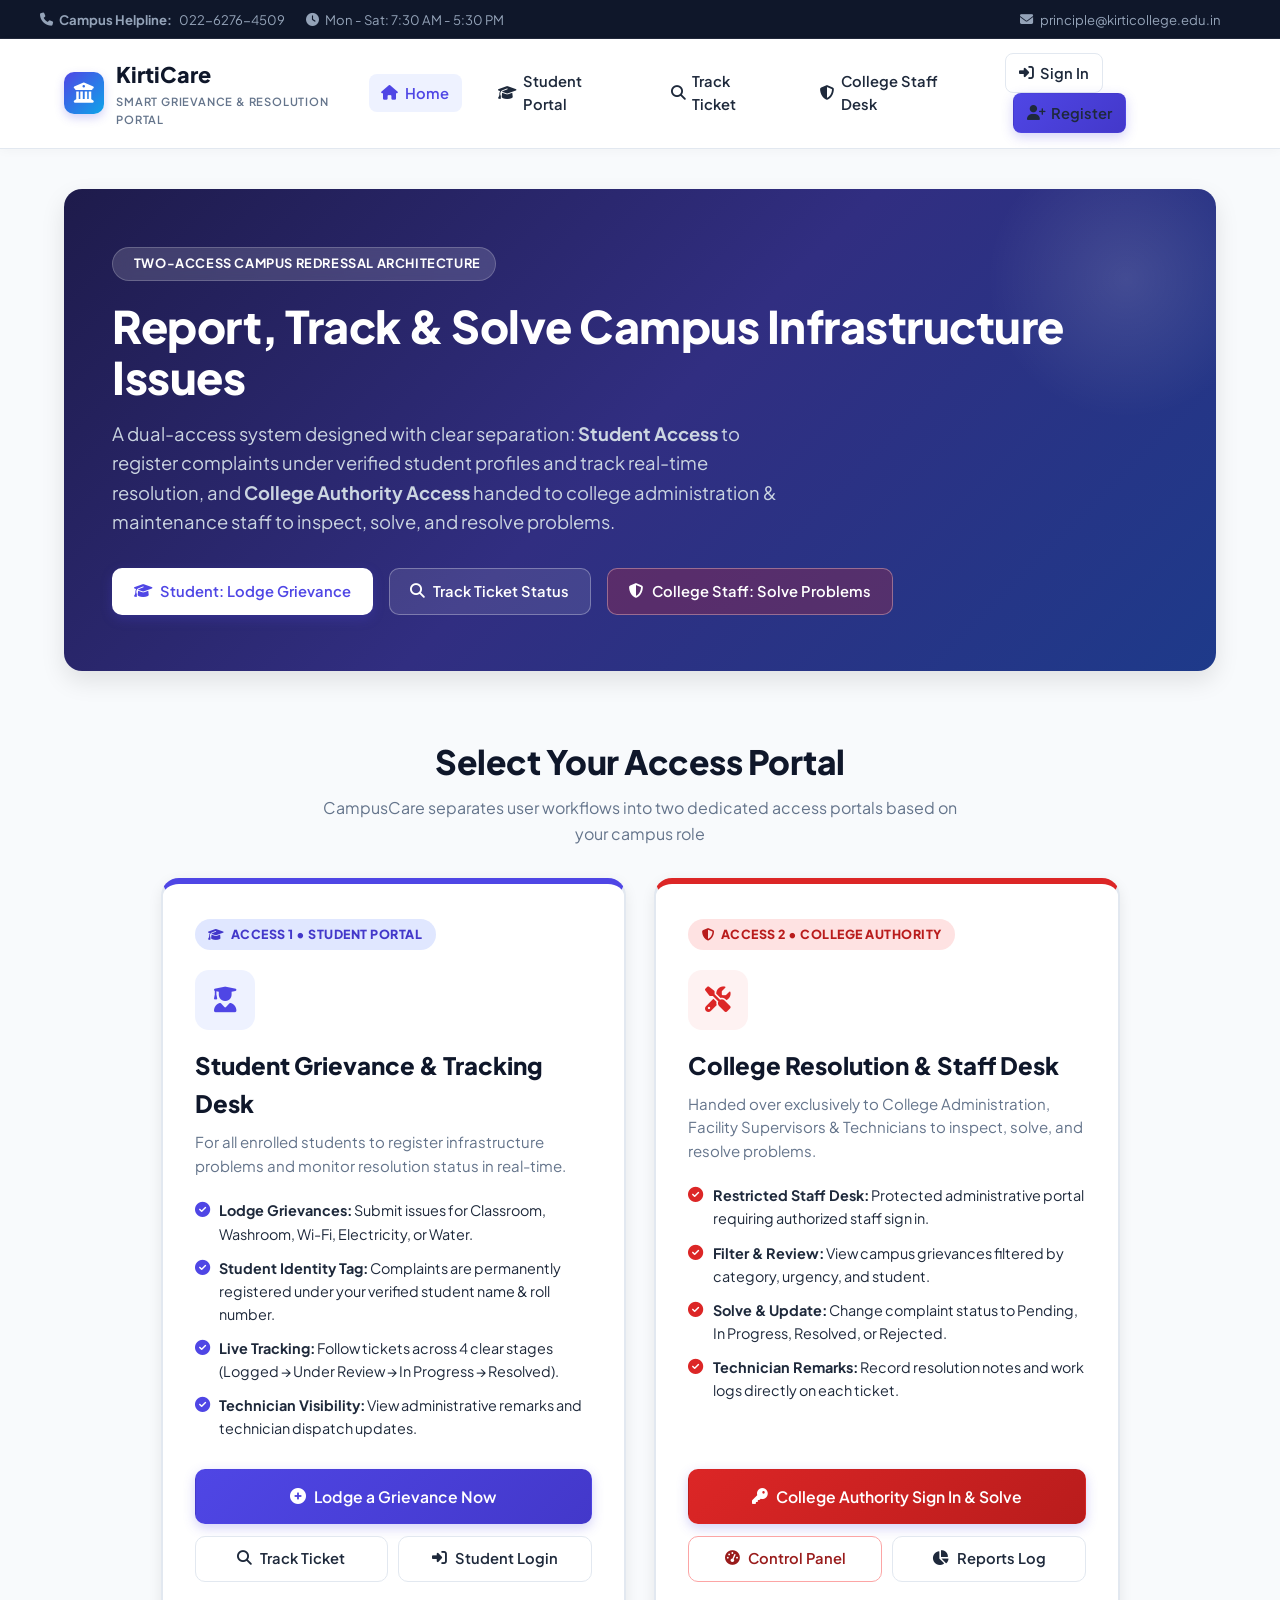
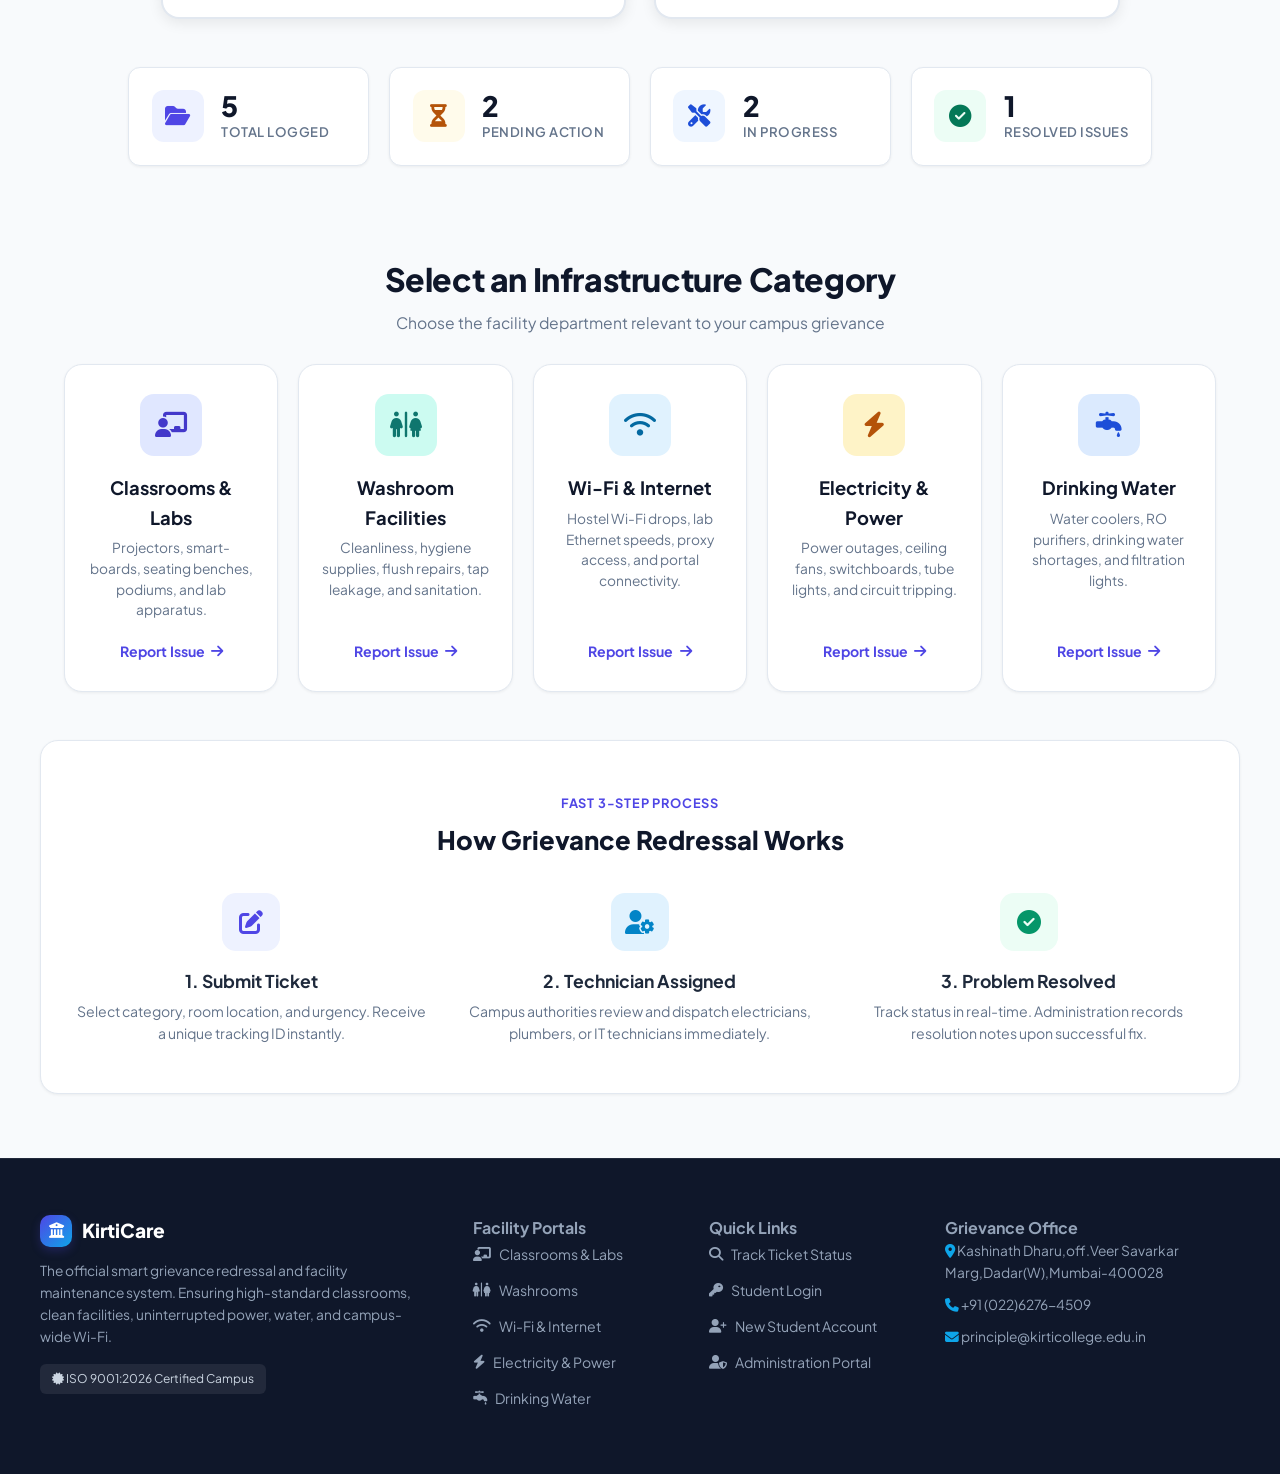
<file: index.html>
<!DOCTYPE html>
<html lang="en">
<head>
    <meta charset="UTF-8">
    <meta name="viewport" content="width=device-width, initial-scale=1.0">
    <title>KirtiCare - Smart College Complaint Management System</title>
    <!-- Google Fonts & Font Awesome 6 Icons -->
    <link href="https://fonts.googleapis.com/css2?family=Plus+Jakarta+Sans:wght@400;500;600;700;800&display=swap" rel="stylesheet">
    <link rel="stylesheet" href="https://cdnjs.cloudflare.com/ajax/libs/font-awesome/6.5.1/css/all.min.css">
    <link rel="stylesheet" href="style.css">
    <style>
        .hero-section { max-width: 1200px; margin: 2.5rem auto 1.5rem; padding: 0 1.5rem; }
        .hero-card { background: linear-gradient(135deg, #1e1b4b 0%, #312e81 50%, #1e3a8a 100%); border-radius: var(--radius-lg); padding: 3.5rem 3rem; color: #ffffff; box-shadow: var(--shadow-lg); position: relative; overflow: hidden; }
        .hero-card::after { content: ''; position: absolute; top: -50px; right: -50px; width: 280px; height: 280px; background: radial-gradient(circle, rgba(255,255,255,0.12) 0%, rgba(255,255,255,0) 70%); border-radius: 50%; }
        .hero-badge { display: inline-flex; align-items: center; gap: 0.4rem; background: rgba(255, 255, 255, 0.15); backdrop-filter: blur(8px); padding: 0.35rem 0.9rem; border-radius: var(--radius-full); font-size: 0.8rem; font-weight: 700; text-transform: uppercase; letter-spacing: 0.6px; margin-bottom: 1.2rem; border: 1px solid rgba(255, 255, 255, 0.2); }
        .hero-title { font-size: 2.8rem; font-weight: 800; line-height: 1.15; margin-bottom: 1rem; letter-spacing: -0.5px; }
        .hero-desc { font-size: 1.15rem; color: #cbd5e1; max-width: 680px; margin-bottom: 2rem; line-height: 1.6; }
        .hero-actions { display: flex; gap: 1rem; flex-wrap: wrap; }
        .hero-actions .btn-primary { background: #ffffff; color: var(--primary); }
        .hero-actions .btn-primary:hover { background: #f8fafc; color: var(--primary-hover); }
        .hero-actions .btn-outline { background: rgba(255, 255, 255, 0.1); color: #ffffff; border-color: rgba(255, 255, 255, 0.3); }
        .hero-actions .btn-outline:hover { background: rgba(255, 255, 255, 0.2); border-color: #ffffff; }

        /* Dual-Portal Dedicated Section */
        .portal-selection-section { max-width: 1200px; margin: 2.5rem auto 1rem; padding: 0 1.5rem; }
        .portal-selection-header { text-align: center; margin-bottom: 2rem; }
        .portal-selection-header h2 { font-size: 2.1rem; font-weight: 800; color: var(--dark); letter-spacing: -0.5px; }
        .portal-selection-header p { color: var(--slate); font-size: 1rem; max-width: 650px; margin: 0.4rem auto 0; }
        .portal-cards-grid { display: grid; grid-template-columns: repeat(auto-fit, minmax(340px, 1fr)); gap: 1.8rem; }
        .portal-card { background: #ffffff; border-radius: var(--radius-lg); padding: 2.2rem 2rem; border: 2px solid var(--border); box-shadow: var(--shadow-md); display: flex; flex-direction: column; position: relative; transition: transform 0.25s ease, box-shadow 0.25s ease, border-color 0.25s ease; }
        .portal-card:hover { transform: translateY(-5px); box-shadow: var(--shadow-lg); }
        .portal-card.student-card { border-top: 6px solid var(--primary); }
        .portal-card.student-card:hover { border-color: var(--primary); }
        .portal-card.staff-card { border-top: 6px solid #dc2626; }
        .portal-card.staff-card:hover { border-color: #dc2626; }
        .portal-badge { display: inline-flex; align-items: center; gap: 0.4rem; padding: 0.35rem 0.85rem; border-radius: var(--radius-full); font-size: 0.78rem; font-weight: 800; text-transform: uppercase; letter-spacing: 0.5px; margin-bottom: 1.2rem; width: fit-content; }
        .student-badge { background: #e0e7ff; color: #4338ca; }
        .staff-badge { background: #fee2e2; color: #b91c1c; }
        .portal-header-icon { width: 60px; height: 60px; border-radius: 14px; display: flex; align-items: center; justify-content: center; font-size: 1.6rem; margin-bottom: 1rem; }
        .student-card .portal-header-icon { background: #eef2ff; color: var(--primary); }
        .staff-card .portal-header-icon { background: #fef2f2; color: #dc2626; }
        .portal-card-title { font-size: 1.5rem; font-weight: 800; color: var(--dark); margin-bottom: 0.5rem; }
        .portal-card-desc { color: var(--slate); font-size: 0.94rem; line-height: 1.55; margin-bottom: 1.4rem; }
        .portal-features-list { list-style: none; margin-bottom: 1.8rem; display: flex; flex-direction: column; gap: 0.7rem; font-size: 0.9rem; color: var(--dark-light); }
        .portal-features-list li { display: flex; align-items: flex-start; gap: 0.6rem; }
        .portal-features-list li i { margin-top: 3px; font-size: 0.95rem; }
        .student-card .portal-features-list li i { color: #4f46e5; }
        .staff-card .portal-features-list li i { color: #dc2626; }
        .portal-actions { margin-top: auto; display: flex; flex-direction: column; gap: 0.75rem; }
        .portal-actions .btn-row { display: flex; gap: 0.6rem; }

        .stats-container { max-width: 1200px; margin: 2rem auto; padding: 0 1.5rem; display: grid; grid-template-columns: repeat(auto-fit, minmax(220px, 1fr)); gap: 1.25rem; }
        .stat-card { background: #ffffff; border: 1px solid var(--border); border-radius: var(--radius-md); padding: 1.4rem; display: flex; align-items: center; gap: 1.1rem; box-shadow: var(--shadow-sm); transition: transform 0.2s ease; }
        .stat-card:hover { transform: translateY(-3px); box-shadow: var(--shadow-md); }
        .stat-icon { width: 52px; height: 52px; border-radius: 12px; display: flex; align-items: center; justify-content: center; font-size: 1.4rem; }
        .stat-icon.total    { background: var(--primary-light); color: var(--primary); }
        .stat-icon.pending  { background: var(--pending-bg); color: var(--pending-text); }
        .stat-icon.progress { background: var(--progress-bg); color: var(--progress-text); }
        .stat-icon.resolved { background: var(--resolved-bg); color: var(--resolved-text); }
        .stat-num { font-size: 1.75rem; font-weight: 800; color: var(--dark); line-height: 1.1; }
        .stat-label { font-size: 0.82rem; color: var(--slate); font-weight: 600; text-transform: uppercase; letter-spacing: 0.5px; }

        .section-header { text-align: center; margin: 3.5rem auto 1.8rem; max-width: 650px; padding: 0 1.5rem; }
        .section-header h2 { font-size: 2rem; font-weight: 800; color: var(--dark); letter-spacing: -0.4px; }
        .section-header p { color: var(--slate); font-size: 0.98rem; margin-top: 0.3rem; }

        .categories-grid { max-width: 1200px; margin: 0 auto 3rem; padding: 0 1.5rem; display: grid; grid-template-columns: repeat(auto-fit, minmax(210px, 1fr)); gap: 1.25rem; }
        .cat-card { background: #ffffff; border: 1px solid var(--border); border-radius: var(--radius-lg); padding: 1.8rem 1.4rem; text-align: center; transition: all 0.25s ease; box-shadow: var(--shadow-sm); display: flex; flex-direction: column; align-items: center; }
        .cat-card:hover { transform: translateY(-6px); box-shadow: var(--shadow-lg); border-color: #c7d2fe; }
        .cat-icon-wrap { width: 62px; height: 62px; border-radius: 14px; display: flex; align-items: center; justify-content: center; font-size: 1.6rem; margin-bottom: 1.1rem; }
        .cat-card:hover .cat-icon-wrap { transform: scale(1.1); }
        .cat-classroom .cat-icon-wrap   { background: #e0e7ff; color: #4338ca; }
        .cat-washroom .cat-icon-wrap    { background: #ccfbf1; color: #0f766e; }
        .cat-wifi .cat-icon-wrap        { background: #e0f2fe; color: #0369a1; }
        .cat-electricity .cat-icon-wrap { background: #fef3c7; color: #b45309; }
        .cat-water .cat-icon-wrap       { background: #dbeafe; color: #1d4ed8; }
        .cat-title { font-size: 1.15rem; font-weight: 700; color: var(--dark); margin-bottom: 0.4rem; }
        .cat-desc { font-size: 0.86rem; color: var(--slate); line-height: 1.5; margin-bottom: 1.2rem; }
        .cat-link { margin-top: auto; font-size: 0.88rem; font-weight: 700; color: var(--primary); display: inline-flex; align-items: center; gap: 0.4rem; }

        .workflow-box { max-width: 1200px; margin: 0 auto 4rem; padding: 3rem 2rem; background: #ffffff; border: 1px solid var(--border); border-radius: var(--radius-lg); box-shadow: var(--shadow-sm); }
        .workflow-grid { display: grid; grid-template-columns: repeat(auto-fit, minmax(260px, 1fr)); gap: 2rem; text-align: center; margin-top: 2rem; }
        .step-icon { width: 58px; height: 58px; border-radius: 14px; display: inline-flex; align-items: center; justify-content: center; font-size: 1.5rem; margin-bottom: 1rem; }
        .step-1 { background: var(--primary-light); color: var(--primary); }
        .step-2 { background: #e0f2fe; color: #0284c7; }
        .step-3 { background: #ecfdf5; color: #059669; }
    </style>
</head>
<body>

    <!-- Top Helpline Bar -->
    <div class="topbar">
        <div class="topbar-container">
            <div>
                <span class="topbar-item" style="margin-right: 1.2rem;"><i class="fa-solid fa-phone"></i> <strong>Campus Helpline:</strong>022-6276-4509</span>
                <span class="topbar-item"><i class="fa-solid fa-clock"></i> Mon - Sat: 7:30 AM - 5:30 PM</span>
            </div>
            <div>
                <span class="topbar-item" style="margin-right: 1.2rem;"><i class="fa-solid fa-envelope"></i>principle@kirticollege.edu.in</span>
                            </div>
        </div>
    </div>

    <!-- Navigation Bar -->
    <nav class="navbar">
        <div class="nav-container">
            <a href="index.html" class="nav-brand">
                <div class="brand-icon"><i class="fa-solid fa-building-columns"></i></div>
                <div>
                    <div>KirtiCare</div>
                    <span class="brand-text-sub">Smart Grievance & Resolution Portal</span>
                </div>
            </a>

            <ul class="nav-links" id="navLinks">
                <li><a href="index.html" class="active"><i class="fa-solid fa-house"></i> Home</a></li>
                <li><a href="submit_complaint.html"><i class="fa-solid fa-graduation-cap"></i> Student Portal</a></li>
                <li><a href="track_status.html"><i class="fa-solid fa-magnifying-glass"></i> Track Ticket</a></li>
                <li id="adminNavBtn"><a href="admin_dashboard.html"><i class="fa-solid fa-shield-halved"></i> College Staff Desk</a></li>
                <li id="authNavButtons">
                    <a href="login.html" class="btn btn-outline btn-sm"><i class="fa-solid fa-right-to-bracket"></i> Sign In</a>
                    <a href="register.html" class="btn btn-primary btn-sm" style="margin-left: 0.5rem;"><i class="fa-solid fa-user-plus"></i> Register</a>
                </li>
            </ul>
        </div>
    </nav>

    <!-- Hero Section -->
    <section class="hero-section">
        <div class="hero-card">
            <div class="hero-badge"><i class="fa-solid fa-shield-check"></i> Two-Access Campus Redressal Architecture</div>
            <h1 class="hero-title">Report, Track & Solve Campus Infrastructure Issues</h1>
            <p class="hero-desc">
                A dual-access system designed with clear separation: <strong>Student Access</strong> to register complaints under verified student profiles and track real-time resolution, and <strong>College Authority Access</strong> handed to college administration & maintenance staff to inspect, solve, and resolve problems.
            </p>
            <div class="hero-actions">
                <a href="submit_complaint.html" class="btn btn-primary">
                    <i class="fa-solid fa-graduation-cap"></i> Student: Lodge Grievance
                </a>
                <a href="track_status.html" class="btn btn-outline">
                    <i class="fa-solid fa-magnifying-glass"></i> Track Ticket Status
                </a>
                <a href="login.html?role=admin" class="btn btn-outline" style="background: rgba(220, 38, 38, 0.25); border-color: rgba(254, 202, 202, 0.4);">
                    <i class="fa-solid fa-shield-halved"></i> College Staff: Solve Problems
                </a>
            </div>
        </div>
    </section>

    <!-- Two-Access Architecture Showcase Section -->
    <section class="portal-selection-section" id="accessPortals">
        <div class="portal-selection-header">
            <h2>Select Your Access Portal</h2>
            <p>CampusCare separates user workflows into two dedicated access portals based on your campus role</p>
        </div>

        <div class="portal-cards-grid">
            <!-- Access 1: Student Portal -->
            <div class="portal-card student-card">
                <div class="portal-badge student-badge">
                    <i class="fa-solid fa-graduation-cap"></i> Access 1 • Student Portal
                </div>
                <div class="portal-header-icon">
                    <i class="fa-solid fa-user-graduate"></i>
                </div>
                <h3 class="portal-card-title">Student Grievance & Tracking Desk</h3>
                <p class="portal-card-desc">
                    For all enrolled students to register infrastructure problems and monitor resolution status in real-time.
                </p>
                <ul class="portal-features-list">
                    <li><i class="fa-solid fa-circle-check"></i> <div><strong>Lodge Grievances:</strong> Submit issues for Classroom, Washroom, Wi-Fi, Electricity, or Water.</div></li>
                    <li><i class="fa-solid fa-circle-check"></i> <div><strong>Student Identity Tag:</strong> Complaints are permanently registered under your verified student name & roll number.</div></li>
                    <li><i class="fa-solid fa-circle-check"></i> <div><strong>Live Tracking:</strong> Follow tickets across 4 clear stages (Logged → Under Review → In Progress → Resolved).</div></li>
                    <li><i class="fa-solid fa-circle-check"></i> <div><strong>Technician Visibility:</strong> View administrative remarks and technician dispatch updates.</div></li>
                </ul>
                <div class="portal-actions">
                    <a href="submit_complaint.html" class="btn btn-primary" style="justify-content: center; font-size: 0.98rem; padding: 0.85rem;">
                        <i class="fa-solid fa-circle-plus"></i> Lodge a Grievance Now
                    </a>
                    <div class="btn-row">
                        <a href="track_status.html" class="btn btn-outline" style="flex: 1; justify-content: center;">
                            <i class="fa-solid fa-magnifying-glass"></i> Track Ticket
                        </a>
                        <a href="login.html?role=student" class="btn btn-outline" style="flex: 1; justify-content: center;">
                            <i class="fa-solid fa-right-to-bracket"></i> Student Login
                        </a>
                    </div>
                </div>
            </div>

            <!-- Access 2: College Authority Desk -->
            <div class="portal-card staff-card">
                <div class="portal-badge staff-badge">
                    <i class="fa-solid fa-shield-halved"></i> Access 2 • College Authority
                </div>
                <div class="portal-header-icon">
                    <i class="fa-solid fa-screwdriver-wrench"></i>
                </div>
                <h3 class="portal-card-title">College Resolution & Staff Desk</h3>
                <p class="portal-card-desc">
                    Handed over exclusively to College Administration, Facility Supervisors & Technicians to inspect, solve, and resolve problems.
                </p>
                <ul class="portal-features-list">
                    <li><i class="fa-solid fa-circle-check"></i> <div><strong>Restricted Staff Desk:</strong> Protected administrative portal requiring authorized staff sign in.</div></li>
                    <li><i class="fa-solid fa-circle-check"></i> <div><strong>Filter & Review:</strong> View campus grievances filtered by category, urgency, and student.</div></li>
                    <li><i class="fa-solid fa-circle-check"></i> <div><strong>Solve & Update:</strong> Change complaint status to Pending, In Progress, Resolved, or Rejected.</div></li>
                    <li><i class="fa-solid fa-circle-check"></i> <div><strong>Technician Remarks:</strong> Record resolution notes and work logs directly on each ticket.</div></li>
                </ul>
                <div class="portal-actions">
                    <a href="login.html?role=admin" class="btn btn-primary" style="background: linear-gradient(135deg, #dc2626, #b91c1c); justify-content: center; font-size: 0.98rem; padding: 0.85rem;">
                        <i class="fa-solid fa-key"></i> College Authority Sign In & Solve
                    </a>
                    <div class="btn-row">
                        <a href="admin_dashboard.html" class="btn btn-outline" style="flex: 1; justify-content: center; border-color: #fca5a5; color: #991b1b;">
                            <i class="fa-solid fa-gauge-high"></i> Control Panel
                        </a>
                        <a href="reports.html" class="btn btn-outline" style="flex: 1; justify-content: center;">
                            <i class="fa-solid fa-chart-pie"></i> Reports Log
                        </a>
                    </div>
                </div>
            </div>
        </div>
    </section>

    <!-- Real-Time Statistics Counters -->
    <section class="stats-container">
        <div class="stat-card">
            <div class="stat-icon total"><i class="fa-solid fa-folder-open"></i></div>
            <div>
                <div class="stat-num" id="statTotal">5</div>
                <div class="stat-label">Total Logged</div>
            </div>
        </div>
        <div class="stat-card">
            <div class="stat-icon pending"><i class="fa-solid fa-hourglass-half"></i></div>
            <div>
                <div class="stat-num" id="statPending">2</div>
                <div class="stat-label">Pending Action</div>
            </div>
        </div>
        <div class="stat-card">
            <div class="stat-icon progress"><i class="fa-solid fa-screwdriver-wrench"></i></div>
            <div>
                <div class="stat-num" id="statProgress">2</div>
                <div class="stat-label">In Progress</div>
            </div>
        </div>
        <div class="stat-card">
            <div class="stat-icon resolved"><i class="fa-solid fa-circle-check"></i></div>
            <div>
                <div class="stat-num" id="statResolved">1</div>
                <div class="stat-label">Resolved Issues</div>
            </div>
        </div>
    </section>

    <!-- 5 Complaint Categories -->
    <section class="section-header" id="categories">
        <h2>Select an Infrastructure Category</h2>
        <p>Choose the facility department relevant to your campus grievance</p>
    </section>

    <section class="categories-grid">
        <!-- 1. Classroom -->
        <div class="cat-card cat-classroom">
            <div class="cat-icon-wrap"><i class="fa-solid fa-chalkboard-user"></i></div>
            <div class="cat-title">Classrooms & Labs</div>
            <div class="cat-desc">Projectors, smart-boards, seating benches, podiums, and lab apparatus.</div>
            <a href="submit_complaint.html" class="cat-link">Report Issue <i class="fa-solid fa-arrow-right"></i></a>
        </div>

        <!-- 2. Washroom -->
        <div class="cat-card cat-washroom">
            <div class="cat-icon-wrap"><i class="fa-solid fa-restroom"></i></div>
            <div class="cat-title">Washroom Facilities</div>
            <div class="cat-desc">Cleanliness, hygiene supplies, flush repairs, tap leakage, and sanitation.</div>
            <a href="submit_complaint.html" class="cat-link">Report Issue <i class="fa-solid fa-arrow-right"></i></a>
        </div>

        <!-- 3. Wi-Fi -->
        <div class="cat-card cat-wifi">
            <div class="cat-icon-wrap"><i class="fa-solid fa-wifi"></i></div>
            <div class="cat-title">Wi-Fi & Internet</div>
            <div class="cat-desc">Hostel Wi-Fi drops, lab Ethernet speeds, proxy access, and portal connectivity.</div>
            <a href="submit_complaint.html" class="cat-link">Report Issue <i class="fa-solid fa-arrow-right"></i></a>
        </div>

        <!-- 4. Electricity -->
        <div class="cat-card cat-electricity">
            <div class="cat-icon-wrap"><i class="fa-solid fa-bolt"></i></div>
            <div class="cat-title">Electricity & Power</div>
            <div class="cat-desc">Power outages, ceiling fans, switchboards, tube lights, and circuit tripping.</div>
            <a href="submit_complaint.html" class="cat-link">Report Issue <i class="fa-solid fa-arrow-right"></i></a>
        </div>

        <!-- 5. Water -->
        <div class="cat-card cat-water">
            <div class="cat-icon-wrap"><i class="fa-solid fa-faucet-drip"></i></div>
            <div class="cat-title">Drinking Water</div>
            <div class="cat-desc">Water coolers, RO purifiers, drinking water shortages, and filtration lights.</div>
            <a href="submit_complaint.html" class="cat-link">Report Issue <i class="fa-solid fa-arrow-right"></i></a>
        </div>
    </section>

    <!-- How It Works -->
    <div style="padding: 0 1.5rem;">
        <section class="workflow-box">
            <div style="text-align: center;">
                <span style="font-size: 0.8rem; font-weight: 700; color: var(--primary); text-transform: uppercase; letter-spacing: 0.8px;">Fast 3-Step Process</span>
                <h3 style="font-size: 1.6rem; font-weight: 800; color: var(--dark); margin-top: 0.3rem;">How Grievance Redressal Works</h3>
            </div>

            <div class="workflow-grid">
                <div class="workflow-step">
                    <div class="step-icon step-1"><i class="fa-solid fa-pen-to-square"></i></div>
                    <h4 style="font-size: 1.1rem; font-weight: 700; margin-bottom: 0.3rem;">1. Submit Ticket</h4>
                    <p style="font-size: 0.88rem; color: var(--slate);">Select category, room location, and urgency. Receive a unique tracking ID instantly.</p>
                </div>

                <div class="workflow-step">
                    <div class="step-icon step-2"><i class="fa-solid fa-user-gear"></i></div>
                    <h4 style="font-size: 1.1rem; font-weight: 700; margin-bottom: 0.3rem;">2. Technician Assigned</h4>
                    <p style="font-size: 0.88rem; color: var(--slate);">Campus authorities review and dispatch electricians, plumbers, or IT technicians immediately.</p>
                </div>

                <div class="workflow-step">
                    <div class="step-icon step-3"><i class="fa-solid fa-circle-check"></i></div>
                    <h4 style="font-size: 1.1rem; font-weight: 700; margin-bottom: 0.3rem;">3. Problem Resolved</h4>
                    <p style="font-size: 0.88rem; color: var(--slate);">Track status in real-time. Administration records resolution notes upon successful fix.</p>
                </div>
            </div>
        </section>
    </div>

    <!-- University Footer -->
    <footer class="footer">
        <div class="footer-container">
            <div class="footer-grid">
                <div>
                    <div style="display: flex; align-items: center; gap: 0.6rem; margin-bottom: 0.8rem;">
                        <div class="brand-icon" style="width: 32px; height: 32px; font-size: 0.95rem;"><i class="fa-solid fa-building-columns"></i></div>
                        <span style="color: #ffffff; font-size: 1.2rem; font-weight: 800;">KirtiCare</span>
                    </div>
                    <p style="color: #94a3b8; font-size: 0.86rem; line-height: 1.6; margin-bottom: 1rem;">
                        The official smart grievance redressal and facility maintenance system. Ensuring high-standard classrooms, clean facilities, uninterrupted power, water, and campus-wide Wi-Fi.
                    </p>
                    <span style="display: inline-block; background: rgba(255,255,255,0.08); padding: 0.35rem 0.75rem; border-radius: 6px; font-size: 0.75rem; color: #cbd5e1;">
                        <i class="fa-solid fa-certificate"></i> ISO 9001:2026 Certified Campus
                    </span>
                </div>

                <div>
                    <h4>Facility Portals</h4>
                    <ul class="footer-links">
                        <li><a href="submit_complaint.html"><i class="fa-solid fa-chalkboard-user"></i> Classrooms & Labs</a></li>
                        <li><a href="submit_complaint.html"><i class="fa-solid fa-restroom"></i> Washrooms</a></li>
                        <li><a href="submit_complaint.html"><i class="fa-solid fa-wifi"></i> Wi-Fi & Internet</a></li>
                        <li><a href="submit_complaint.html"><i class="fa-solid fa-bolt"></i> Electricity & Power</a></li>
                        <li><a href="submit_complaint.html"><i class="fa-solid fa-faucet-drip"></i> Drinking Water</a></li>
                    </ul>
                </div>

                <div>
                    <h4>Quick Links</h4>
                    <ul class="footer-links">
                        <li><a href="track_status.html"><i class="fa-solid fa-magnifying-glass"></i> Track Ticket Status</a></li>
                        <li><a href="login.html"><i class="fa-solid fa-key"></i> Student Login</a></li>
                        <li><a href="register.html"><i class="fa-solid fa-user-plus"></i> New Student Account</a></li>
                        <li><a href="admin_dashboard.html"><i class="fa-solid fa-user-shield"></i> Administration Portal</a></li>
                    </ul>
                </div>

                <div>
                    <h4>Grievance Office</h4>
                    <p style="font-size: 0.86rem; margin-bottom: 0.6rem;"><i class="fa-solid fa-location-dot" style="color: var(--secondary);"></i> Kashinath Dharu,off.Veer Savarkar Marg,Dadar(W),Mumbai-400028</p>
                    <p style="font-size: 0.86rem; margin-bottom: 0.6rem;"><i class="fa-solid fa-phone" style="color: var(--secondary);"></i> +91 (022)6276-4509</p>
                    <p style="font-size: 0.86rem;"><i class="fa-solid fa-envelope" style="color: var(--secondary);"></i> principle@kirticollege.edu.in</p>
                </div>
            </div>

                       </div>
        </div>
    </footer>

    <!-- Include Shared Storage Engine -->
    <script src="storage.js"></script>
    <script>
        window.addEventListener('DOMContentLoaded', () => {
            // Update Stats
            const list = getComplaints();
            const total = list.length;
            const pending = list.filter(c => c.status === 'Pending').length;
            const progress = list.filter(c => c.status === 'In Progress').length;
            const resolved = list.filter(c => c.status === 'Resolved').length;

            const elTotal = document.getElementById('statTotal');
            const elPending = document.getElementById('statPending');
            const elProgress = document.getElementById('statProgress');
            const elResolved = document.getElementById('statResolved');

            if(elTotal) elTotal.innerText = total;
            if(elPending) elPending.innerText = pending;
            if(elProgress) elProgress.innerText = progress;
            if(elResolved) elResolved.innerText = resolved;

            // Update Navbar according to logged-in user
            const currentUser = getCurrentUser();
            const authContainer = document.getElementById('authNavButtons');
            if (currentUser && authContainer) {
                if (currentUser.role === 'admin') {
                    authContainer.innerHTML = `
                        <span style="background: #fef2f2; color: #991b1b; padding: 0.35rem 0.8rem; border-radius: 9999px; border: 1px solid #fecaca; font-size: 0.84rem; font-weight: 700; display: inline-flex; align-items: center; gap: 0.4rem;">
                            <i class="fa-solid fa-shield-halved"></i> Staff: ${currentUser.name}
                        </span>
                        <a href="admin_dashboard.html" class="btn btn-primary btn-sm" style="background: #dc2626; margin-left: 0.4rem;">
                            <i class="fa-solid fa-screwdriver-wrench"></i> Solve Issues
                        </a>
                        <button onclick="logoutUser(); location.reload();" class="btn btn-outline btn-sm" style="margin-left: 0.4rem;">
                            <i class="fa-solid fa-arrow-right-from-bracket"></i> Logout
                        </button>
                    `;
                } else {
                    const roll = currentUser.roll_number ? ` (${currentUser.roll_number})` : '';
                    authContainer.innerHTML = `
                        <span style="background: #eef2ff; color: #4338ca; padding: 0.35rem 0.8rem; border-radius: 9999px; border: 1px solid #c7d2fe; font-size: 0.84rem; font-weight: 700; display: inline-flex; align-items: center; gap: 0.4rem;">
                            <i class="fa-solid fa-user-graduate"></i> ${currentUser.name}${roll}
                        </span>
                        <a href="submit_complaint.html" class="btn btn-primary btn-sm" style="margin-left: 0.4rem;">
                            <i class="fa-solid fa-circle-plus"></i> New Complaint
                        </a>
                        <button onclick="logoutUser(); location.reload();" class="btn btn-outline btn-sm" style="margin-left: 0.4rem;">
                            <i class="fa-solid fa-arrow-right-from-bracket"></i> Logout
                        </button>
                    `;
                }
            }
        });
    </script>
</body>
</html>
</file>
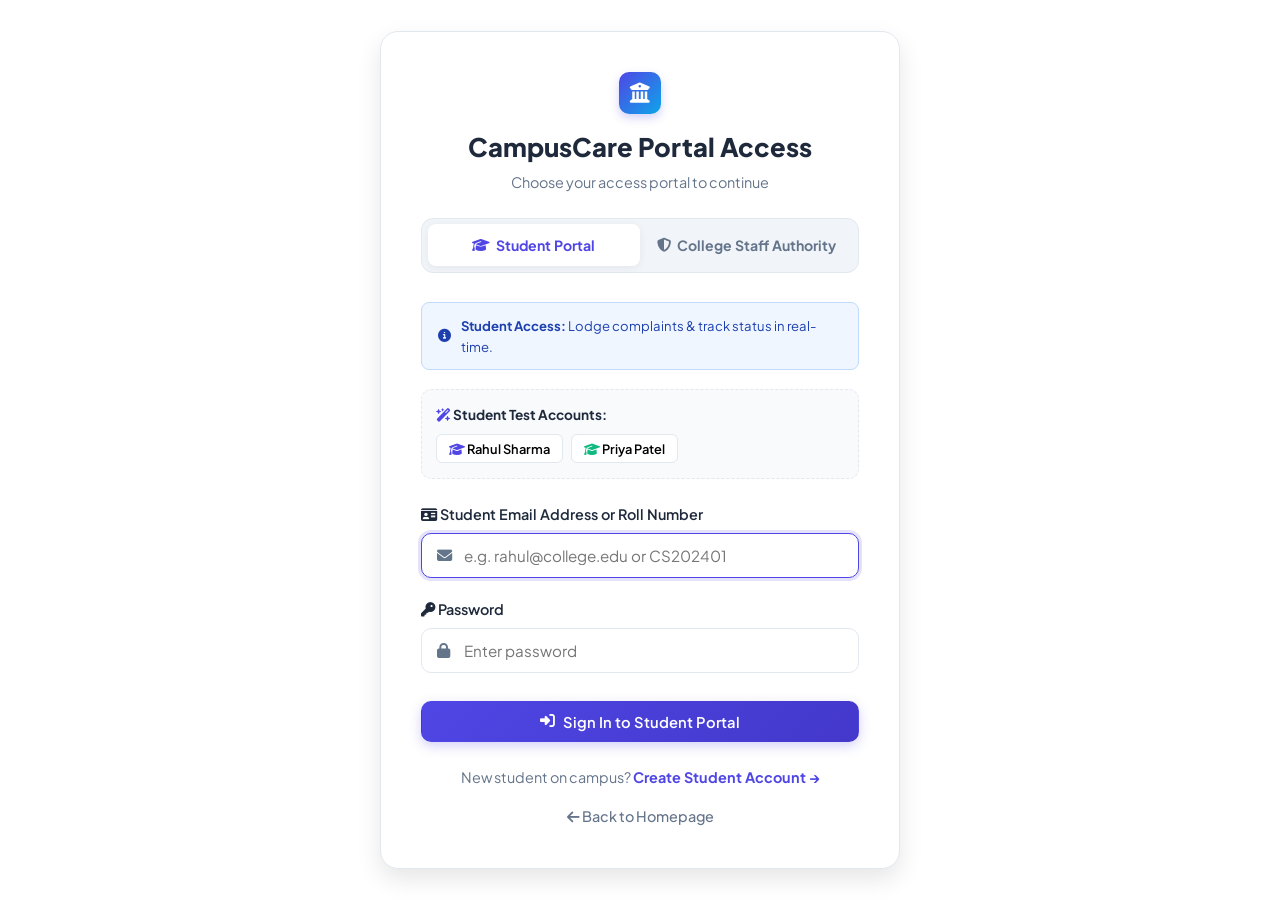
<file: login.html>
<!DOCTYPE html>
<html lang="en">
<head>
    <meta charset="UTF-8">
    <meta name="viewport" content="width=device-width, initial-scale=1.0">
    <title>Sign In - CampusCare Two-Access Portal</title>
    <!-- Google Fonts & Font Awesome 6 Icons -->
    <link href="https://fonts.googleapis.com/css2?family=Plus+Jakarta+Sans:wght@400;600;700;800&display=swap" rel="stylesheet">
    <link rel="stylesheet" href="https://cdnjs.cloudflare.com/ajax/libs/font-awesome/6.5.1/css/all.min.css">
    <link rel="stylesheet" href="style.css">
    <style>
        body { min-height: 100vh; display: flex; align-items: center; justify-content: center; padding: 1.5rem; background: var(--bg); }
        .login-card { background: #ffffff; border: 1px solid var(--border); border-radius: 18px; padding: 2.5rem; max-width: 520px; width: 100%; box-shadow: var(--shadow-lg); }
        .brand-header { text-align: center; margin-bottom: 1.5rem; }
        
        /* Two-Portal Tab Switcher */
        .portal-tabs { display: flex; background: #f1f5f9; padding: 0.35rem; border-radius: 12px; margin-bottom: 1.8rem; border: 1px solid var(--border); }
        .tab-btn { flex: 1; padding: 0.75rem 0.5rem; border: none; background: transparent; font-weight: 700; font-size: 0.88rem; border-radius: 8px; cursor: pointer; color: var(--slate); transition: all 0.2s; display: flex; align-items: center; justify-content: center; gap: 0.4rem; }
        .tab-btn.active { background: #ffffff; color: var(--primary); box-shadow: 0 2px 8px rgba(0,0,0,0.06); }
        .tab-btn.active.staff-tab { color: #dc2626; }

        .demo-box { background: #f8fafc; border: 1.5px dashed var(--border); border-radius: 10px; padding: 0.9rem; margin-bottom: 1.5rem; font-size: 0.85rem; }
        .demo-btns { display: flex; gap: 0.5rem; margin-top: 0.5rem; flex-wrap: wrap; }
        .demo-btn { background: #ffffff; border: 1px solid var(--border); padding: 0.35rem 0.75rem; border-radius: 6px; font-size: 0.8rem; font-weight: 600; cursor: pointer; }
        .demo-btn:hover { border-color: var(--primary); color: var(--primary); }

        .role-notice { padding: 0.75rem 1rem; border-radius: 8px; font-size: 0.82rem; margin-bottom: 1.2rem; display: flex; align-items: center; gap: 0.6rem; }
        .student-notice { background: #eff6ff; color: #1e40af; border: 1px solid #bfdbfe; }
        .staff-notice { background: #fef2f2; color: #991b1b; border: 1px solid #fecaca; }

        .footer-link { text-align: center; margin-top: 1.5rem; font-size: 0.9rem; color: var(--slate); }
        .footer-link a { color: var(--primary); font-weight: 700; text-decoration: none; }
    </style>
</head>
<body>

<div class="login-card">
    <div class="brand-header">
        <div class="brand-icon" style="margin: 0 auto 0.8rem;"><i class="fa-solid fa-building-columns"></i></div>
        <h2 style="font-size: 1.6rem; font-weight: 800;">CampusCare Portal Access</h2>
        <p style="color: var(--slate); font-size: 0.9rem; margin-top: 0.2rem;">Choose your access portal to continue</p>
    </div>

    <!-- Dual Role Tab Selector -->
    <div class="portal-tabs">
        <button type="button" class="tab-btn active" id="tabStudent" onclick="switchPortal('student')">
            <i class="fa-solid fa-graduation-cap"></i> Student Portal
        </button>
        <button type="button" class="tab-btn" id="tabStaff" onclick="switchPortal('admin')">
            <i class="fa-solid fa-shield-halved"></i> College Staff Authority
        </button>
    </div>

    <!-- Notice Banner for Active Portal -->
    <div class="role-notice student-notice" id="roleNotice">
        <i class="fa-solid fa-circle-info"></i>
        <span><strong>Student Access:</strong> Lodge complaints & track status in real-time.</span>
    </div>

    <!-- Quick 1-Click Demo Buttons for the selected portal -->
    <div class="demo-box" id="demoBox">
        <!-- Rendered dynamically depending on tab -->
    </div>

    <form onsubmit="handleLogin(event)">
        <div class="form-group">
            <label id="idLabel"><i class="fa-solid fa-id-card"></i> Student Email Address or Roll Number</label>
            <div class="input-wrap">
                <i class="fa-solid fa-envelope"></i>
                <input type="text" id="emailInput" placeholder="e.g. rahul@college.edu or CS202401" required autofocus>
            </div>
        </div>

        <div class="form-group">
            <label><i class="fa-solid fa-key"></i> Password</label>
            <div class="input-wrap">
                <i class="fa-solid fa-lock"></i>
                <input type="password" id="passInput" placeholder="Enter password" required>
            </div>
        </div>

        <button type="submit" class="btn btn-primary" id="submitBtn" style="width: 100%; margin-top: 0.5rem;">
            <i class="fa-solid fa-right-to-bracket"></i> Sign In to Student Portal
        </button>
    </form>

    <div class="footer-link" id="footerLinks">
        <div id="studentRegisterNotice">
            New student on campus? <a href="register.html">Create Student Account →</a>
        </div>
        <div style="margin-top: 1rem;">
            <a href="index.html" style="color: var(--slate); font-weight: 500;"><i class="fa-solid fa-arrow-left"></i> Back to Homepage</a>
        </div>
    </div>
</div>

<!-- Include Shared Storage Engine -->
<script src="storage.js"></script>
<script>
    let currentRole = 'student';

    function switchPortal(role) {
        currentRole = role;
        const tabStudent = document.getElementById('tabStudent');
        const tabStaff = document.getElementById('tabStaff');
        const roleNotice = document.getElementById('roleNotice');
        const demoBox = document.getElementById('demoBox');
        const idLabel = document.getElementById('idLabel');
        const emailInput = document.getElementById('emailInput');
        const submitBtn = document.getElementById('submitBtn');
        const studentReg = document.getElementById('studentRegisterNotice');

        emailInput.value = '';
        document.getElementById('passInput').value = '';

        if (role === 'admin') {
            tabStudent.className = 'tab-btn';
            tabStaff.className = 'tab-btn active staff-tab';
            roleNotice.className = 'role-notice staff-notice';
            roleNotice.innerHTML = '<i class="fa-solid fa-shield-halved"></i> <span><strong>College Staff Access:</strong> Exclusively for maintenance authorities to solve & update problems.</span>';
            idLabel.innerHTML = '<i class="fa-solid fa-id-card-clip"></i> College Authority Email Address';
            emailInput.placeholder = 'e.g. admin@college.edu';
            submitBtn.style.background = 'linear-gradient(135deg, #dc2626, #b91c1c)';
            submitBtn.innerHTML = '<i class="fa-solid fa-lock-open"></i> Sign In to College Authority Desk';
            studentReg.style.display = 'none';

            demoBox.innerHTML = `
                <strong><i class="fa-solid fa-wand-magic-sparkles" style="color: #dc2626;"></i> Staff Test Account:</strong>
                <div class="demo-btns">
                    <button type="button" class="demo-btn" onclick="fillCreds('admin@college.edu', 'admin123')">
                        <i class="fa-solid fa-shield-halved" style="color: #dc2626;"></i> Fill Campus Administrator
                    </button>
                </div>
            `;
        } else {
            tabStudent.className = 'tab-btn active';
            tabStaff.className = 'tab-btn';
            roleNotice.className = 'role-notice student-notice';
            roleNotice.innerHTML = '<i class="fa-solid fa-circle-info"></i> <span><strong>Student Access:</strong> Lodge complaints & track status in real-time.</span>';
            idLabel.innerHTML = '<i class="fa-solid fa-id-card"></i> Student Email Address or Roll Number';
            emailInput.placeholder = 'e.g. rahul@college.edu or CS202401';
            submitBtn.style.background = 'linear-gradient(135deg, var(--primary), var(--primary-hover))';
            submitBtn.innerHTML = '<i class="fa-solid fa-right-to-bracket"></i> Sign In to Student Portal';
            studentReg.style.display = 'block';

            demoBox.innerHTML = `
                <strong><i class="fa-solid fa-wand-magic-sparkles" style="color: var(--primary);"></i> Student Test Accounts:</strong>
                <div class="demo-btns">
                    <button type="button" class="demo-btn" onclick="fillCreds('rahul@college.edu', 'student123')">
                        <i class="fa-solid fa-graduation-cap" style="color: var(--primary);"></i> Rahul Sharma
                    </button>
                    <button type="button" class="demo-btn" onclick="fillCreds('priya@college.edu', 'student123')">
                        <i class="fa-solid fa-graduation-cap" style="color: #10b981;"></i> Priya Patel
                    </button>
                </div>
            `;
        }
    }

    function fillCreds(id, pass) {
        document.getElementById('emailInput').value = id;
        document.getElementById('passInput').value = pass;
    }

    function handleLogin(e) {
        e.preventDefault();
        const identifier = document.getElementById('emailInput').value.trim();
        const password = document.getElementById('passInput').value;

        // Enforce the selected portal role
        const res = loginUser(identifier, password, currentRole);

        if (res.success) {
            if (res.user.role === 'admin') {
                alert(`🏛️ College Staff Authority Access Granted!\n\nWelcome, ${res.user.name}.\nYou can now review student grievances and resolve problems.`);
                window.location.href = 'admin_dashboard.html';
            } else {
                alert(`🎓 Student Login Successful!\n\nWelcome, ${res.user.name} (${res.user.roll_number}).\nYou can now register complaints under your name.`);
                window.location.href = 'submit_complaint.html';
            }
        } else {
            alert('❌ ' + res.message);
        }
    }

    window.addEventListener('DOMContentLoaded', () => {
        const params = new URLSearchParams(window.location.search);
        const role = params.get('role');
        if (role === 'admin') {
            switchPortal('admin');
        } else {
            switchPortal('student');
        }
    });
</script>
</body>
</html>
</file>
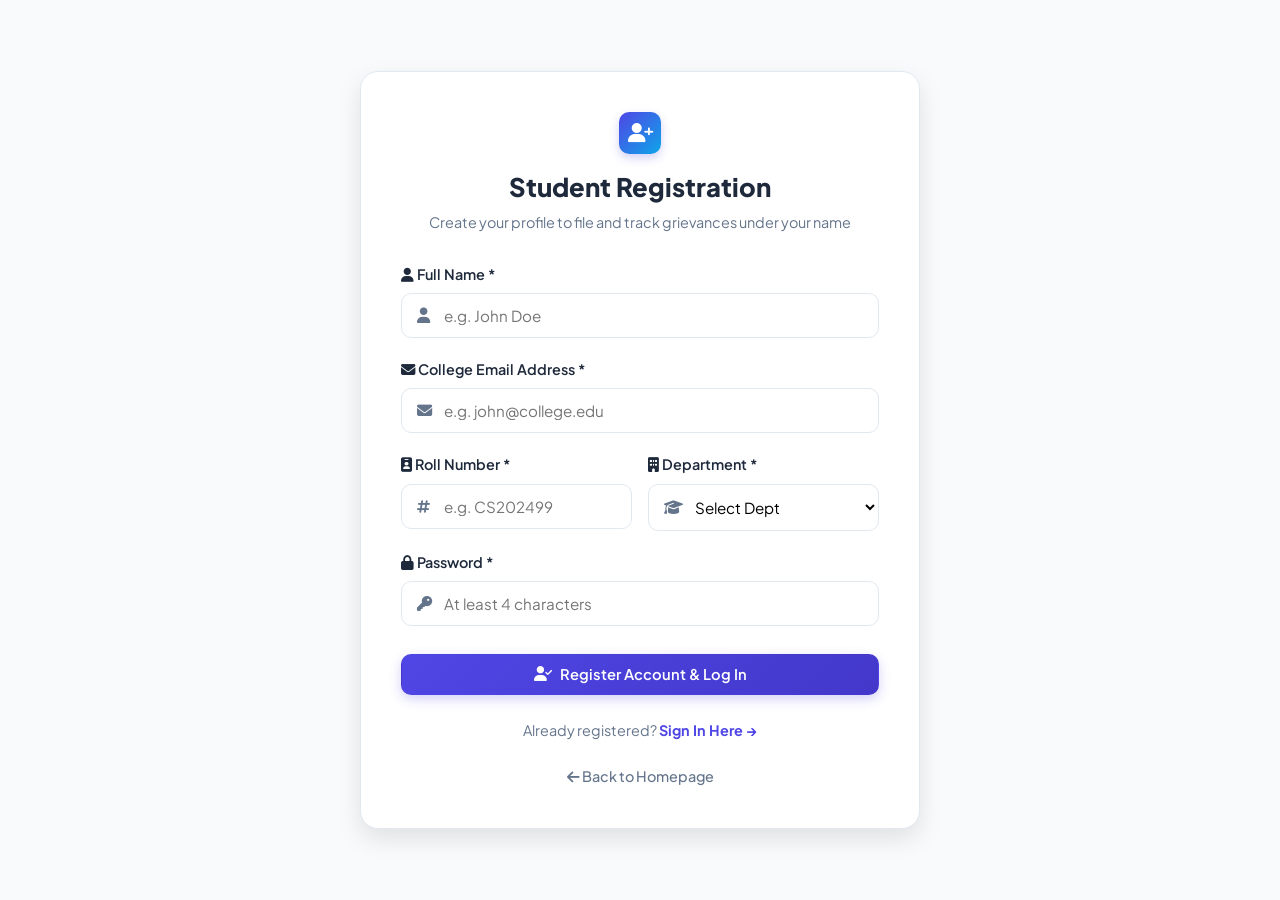
<file: register.html>
<!DOCTYPE html>
<html lang="en">
<head>
    <meta charset="UTF-8">
    <meta name="viewport" content="width=device-width, initial-scale=1.0">
    <title>Student Registration - CampusCare</title>
    <!-- Google Fonts & Font Awesome 6 Icons -->
    <link href="https://fonts.googleapis.com/css2?family=Plus+Jakarta+Sans:wght@400;600;700;800&display=swap" rel="stylesheet">
    <link rel="stylesheet" href="https://cdnjs.cloudflare.com/ajax/libs/font-awesome/6.5.1/css/all.min.css">
    <link rel="stylesheet" href="style.css">
    <style>
        body { min-height: 100vh; display: flex; align-items: center; justify-content: center; padding: 1.5rem; }
        .reg-card { background: #ffffff; border: 1px solid var(--border); border-radius: 18px; padding: 2.5rem; max-width: 560px; width: 100%; box-shadow: var(--shadow-lg); }
        .brand-header { text-align: center; margin-bottom: 1.8rem; }
        .grid-2 { display: grid; grid-template-columns: 1fr 1fr; gap: 1rem; }
        .footer-link { text-align: center; margin-top: 1.5rem; font-size: 0.9rem; color: var(--slate); }
        .footer-link a { color: var(--primary); font-weight: 700; text-decoration: none; }
        @media(max-width: 500px) { .grid-2 { grid-template-columns: 1fr; } }
    </style>
</head>
<body>

<div class="reg-card">
    <div class="brand-header">
        <div class="brand-icon" style="margin: 0 auto 0.8rem;"><i class="fa-solid fa-user-plus"></i></div>
        <h2 style="font-size: 1.6rem; font-weight: 800;">Student Registration</h2>
        <p style="color: var(--slate); font-size: 0.9rem; margin-top: 0.2rem;">Create your profile to file and track grievances under your name</p>
    </div>

    <form onsubmit="handleRegister(event)">
        <div class="form-group">
            <label><i class="fa-solid fa-user"></i> Full Name *</label>
            <div class="input-wrap">
                <i class="fa-solid fa-user"></i>
                <input type="text" id="regName" placeholder="e.g. John Doe" required>
            </div>
        </div>

        <div class="form-group">
            <label><i class="fa-solid fa-envelope"></i> College Email Address *</label>
            <div class="input-wrap">
                <i class="fa-solid fa-envelope"></i>
                <input type="email" id="regEmail" placeholder="e.g. john@college.edu" required>
            </div>
        </div>

        <div class="grid-2">
            <div class="form-group">
                <label><i class="fa-solid fa-id-badge"></i> Roll Number *</label>
                <div class="input-wrap">
                    <i class="fa-solid fa-hashtag"></i>
                    <input type="text" id="regRoll" placeholder="e.g. CS202499" required>
                </div>
            </div>

            <div class="form-group">
                <label><i class="fa-solid fa-building"></i> Department *</label>
                <div class="input-wrap">
                    <i class="fa-solid fa-graduation-cap"></i>
                    <select id="regDept" required>
                        <option value="" disabled selected>Select Dept</option>
                        <option value="Computer Science">Computer Science</option>
                        <option value="Information Technology">Information Technology</option>
                        <option value="Arts & Humanities">Arts</option>
                        <option value="Commerce And Management">Mechanical Engineering</option>
                        <option value="Political Science">Political Science</option>
                        <option value="Self finance">Self finance</option>
                        <option value="Other">Other</option>
                    </select>
                </div>
            </div>
        </div>

        <div class="form-group">
            <label><i class="fa-solid fa-lock"></i> Password *</label>
            <div class="input-wrap">
                <i class="fa-solid fa-key"></i>
                <input type="password" id="regPass" placeholder="At least 4 characters" minlength="4" required>
            </div>
        </div>

        <button type="submit" class="btn btn-primary" style="width: 100%; margin-top: 0.5rem;">
            <i class="fa-solid fa-user-check"></i> Register Account & Log In
        </button>
    </form>

    <div class="footer-link">
        Already registered? <a href="login.html">Sign In Here →</a><br><br>
        <a href="index.html" style="color: var(--slate); font-weight: 500;"><i class="fa-solid fa-arrow-left"></i> Back to Homepage</a>
    </div>
</div>

<!-- Include Shared Storage Engine -->
<script src="storage.js"></script>
<script>
    function handleRegister(e) {
        e.preventDefault();
        const name = document.getElementById('regName').value.trim();
        const email = document.getElementById('regEmail').value.trim();
        const roll = document.getElementById('regRoll').value.trim();
        const dept = document.getElementById('regDept').value;
        const pass = document.getElementById('regPass').value;

        const res = registerUser({
            name: name,
            email: email,
            roll_number: roll,
            department: dept,
            password: pass
        });

        if (res.success) {
            alert(`🎉 Account Created Successfully!\n\nWelcome, ${res.user.name} (${res.user.roll_number})!\nYou are now logged in. Any complaint you report will be registered under your name.`);
            window.location.href = 'submit_complaint.html';
        } else {
            alert('❌ ' + res.message);
        }
    }
</script>
</body>
</html>
</file>
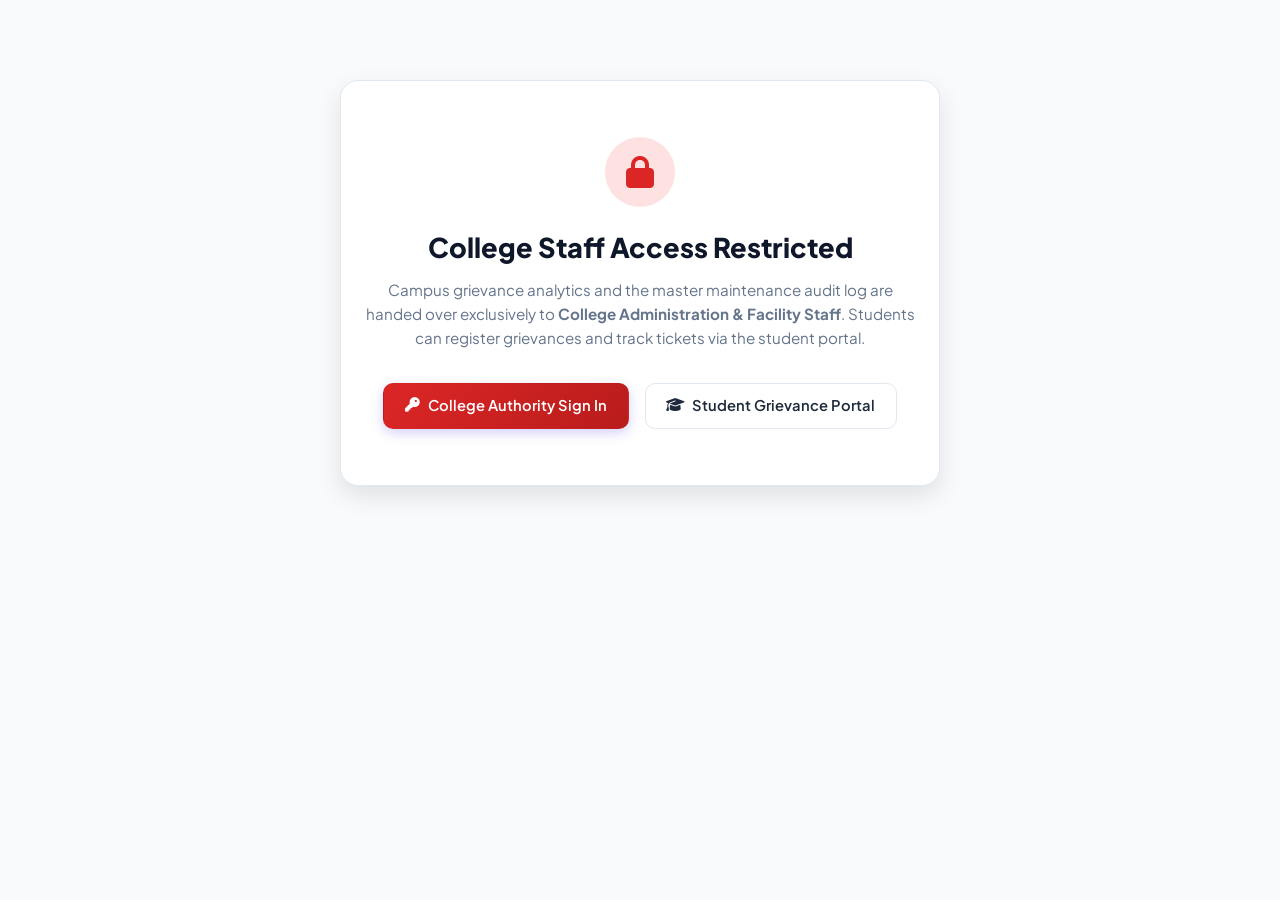
<file: reports.html>
<!DOCTYPE html>
<html lang="en">
<head>
    <meta charset="UTF-8">
    <meta name="viewport" content="width=device-width, initial-scale=1.0">
    <title>Analytics & Reports - CampusCare</title>
    <!-- Google Fonts & Font Awesome 6 Icons -->
    <link href="https://fonts.googleapis.com/css2?family=Plus+Jakarta+Sans:wght@400;600;700;800&display=swap" rel="stylesheet">
    <link rel="stylesheet" href="https://cdnjs.cloudflare.com/ajax/libs/font-awesome/6.5.1/css/all.min.css">
    <link rel="stylesheet" href="style.css">
    <style>
        body { padding: 2rem 1.5rem; }
        .container { max-width: 1200px; margin: 0 auto; }
        .header { display: flex; justify-content: space-between; align-items: center; margin-bottom: 2rem; flex-wrap: wrap; gap: 1rem; }
        .stats-grid { display: grid; grid-template-columns: repeat(auto-fit, minmax(200px, 1fr)); gap: 1.2rem; margin-bottom: 2rem; }
        .stat-card { background: #fff; border: 1px solid var(--border); border-radius: 14px; padding: 1.4rem; display: flex; align-items: center; gap: 1rem; box-shadow: var(--shadow-sm); }
        .stat-icon { width: 50px; height: 50px; border-radius: 12px; display: flex; align-items: center; justify-content: center; font-size: 1.4rem; }
        .two-col { display: grid; grid-template-columns: repeat(auto-fit, minmax(320px, 1fr)); gap: 1.5rem; margin-bottom: 2rem; }
        .chart-card { background: #fff; border: 1px solid var(--border); border-radius: 16px; padding: 1.6rem; box-shadow: var(--shadow-sm); }
        .prog-bar { background: #e2e8f0; height: 10px; border-radius: 5px; overflow: hidden; margin-top: 0.35rem; }
        .prog-fill { height: 100%; background: linear-gradient(90deg, var(--primary), var(--secondary)); }
        @media print {
            .no-print { display: none !important; }
            body { padding: 0 !important; background: #fff !important; }
        }
    </style>
</head>
<body>

<div class="container">

    <!-- Access Restricted Screen (Shown if NOT College Staff) -->
    <div id="accessDeniedBox" class="access-denied-box" style="display: none; text-align: center; background: #ffffff; border: 1px solid var(--border); border-radius: 18px; padding: 3.5rem 1.5rem; max-width: 600px; margin: 3rem auto; box-shadow: var(--shadow-lg);">
        <div style="width: 70px; height: 70px; background: #fee2e2; color: #dc2626; border-radius: 50%; display: inline-flex; align-items: center; justify-content: center; font-size: 2rem; margin-bottom: 1.2rem;">
            <i class="fa-solid fa-lock"></i>
        </div>
        <h2 style="font-size: 1.7rem; font-weight: 800; color: var(--dark); margin-bottom: 0.5rem;">College Staff Access Restricted</h2>
        <p style="color: var(--slate); font-size: 0.95rem; line-height: 1.6; margin-bottom: 2rem;">
            Campus grievance analytics and the master maintenance audit log are handed over exclusively to <strong>College Administration & Facility Staff</strong>. Students can register grievances and track tickets via the student portal.
        </p>
        <div style="display: flex; gap: 1rem; justify-content: center; flex-wrap: wrap;">
            <a href="login.html?role=admin" class="btn btn-primary" style="background: linear-gradient(135deg, #dc2626, #b91c1c);">
                <i class="fa-solid fa-key"></i> College Authority Sign In
            </a>
            <a href="submit_complaint.html" class="btn btn-outline">
                <i class="fa-solid fa-graduation-cap"></i> Student Grievance Portal
            </a>
        </div>
    </div>

    <!-- Authorized College Staff Reports Content -->
    <div id="reportsContent" style="display: none;">
        <div class="header">
            <div>
                <h2 style="font-size: 1.85rem; font-weight: 800; color: var(--dark);">
                    <i class="fa-solid fa-chart-pie" style="color: var(--primary);"></i> Campus Infrastructure Grievance Report
                </h2>
                <p style="color: var(--slate); font-size: 0.95rem;">Comprehensive analytical breakdown of complaint dispatches and maintenance performance</p>
            </div>
            <div class="no-print" style="display: flex; gap: 0.6rem;">
                <button class="btn btn-outline" onclick="window.print()"><i class="fa-solid fa-print"></i> Print / Save as PDF</button>
                <a href="admin_dashboard.html" class="btn btn-primary"><i class="fa-solid fa-arrow-left"></i> Back to Dashboard</a>
            </div>
        </div>

    <!-- Summary Stats -->
    <div class="stats-grid">
        <div class="stat-card">
            <div class="stat-icon" style="background: #eef2ff; color: var(--primary);"><i class="fa-solid fa-folder-open"></i></div>
            <div>
                <div style="font-size: 1.6rem; font-weight: 800;" id="repTotal">0</div>
                <div style="font-size: 0.8rem; color: var(--slate);">TOTAL LOGGED</div>
            </div>
        </div>
        <div class="stat-card">
            <div class="stat-icon" style="background: #ecfdf5; color: #047857;"><i class="fa-solid fa-bullseye"></i></div>
            <div>
                <div style="font-size: 1.6rem; font-weight: 800;" id="repRate">0%</div>
                <div style="font-size: 0.8rem; color: var(--slate);">RESOLUTION RATE</div>
            </div>
        </div>
        <div class="stat-card">
            <div class="stat-icon" style="background: #eff6ff; color: #1d4ed8;"><i class="fa-solid fa-screwdriver-wrench"></i></div>
            <div>
                <div style="font-size: 1.6rem; font-weight: 800;" id="repProgress">0</div>
                <div style="font-size: 0.8rem; color: var(--slate);">UNDER REPAIR</div>
            </div>
        </div>
        <div class="stat-card">
            <div class="stat-icon" style="background: #fffbeb; color: #b45309;"><i class="fa-solid fa-user-graduate"></i></div>
            <div>
                <div style="font-size: 1.6rem; font-weight: 800;" id="repStudents">1</div>
                <div style="font-size: 0.8rem; color: var(--slate);">STUDENTS ACTIVE</div>
            </div>
        </div>
    </div>

    <!-- Breakdown Charts -->
    <div class="two-col">
        <!-- By Facility -->
        <div class="chart-card">
            <h3 style="font-size: 1.15rem; font-weight: 800; margin-bottom: 1.2rem;">
                <i class="fa-solid fa-chart-column" style="color: var(--primary);"></i> Grievance Volume by Facility
            </h3>
            <div id="catBarsContainer" style="display: flex; flex-direction: column; gap: 0.9rem;">
                <!-- Generated dynamically -->
            </div>
        </div>

        <!-- By Status & Priority -->
        <div class="chart-card">
            <h3 style="font-size: 1.15rem; font-weight: 800; margin-bottom: 1.2rem;">
                <i class="fa-solid fa-gauge" style="color: var(--secondary);"></i> Status & Urgency Health
            </h3>

            <div style="display: grid; grid-template-columns: repeat(3, 1fr); gap: 0.6rem; text-align: center; margin-bottom: 1.2rem;">
                <div style="background: var(--pending-bg); padding: 0.75rem; border-radius: 10px; border: 1px solid var(--pending-border);">
                    <div style="font-size: 1.3rem; font-weight: 800; color: var(--pending-text);" id="repPending">0</div>
                    <div style="font-size: 0.75rem; font-weight: 700; color: var(--pending-text);">Pending</div>
                </div>
                <div style="background: var(--progress-bg); padding: 0.75rem; border-radius: 10px; border: 1px solid var(--progress-border);">
                    <div style="font-size: 1.3rem; font-weight: 800; color: var(--progress-text);" id="repProgBox">0</div>
                    <div style="font-size: 0.75rem; font-weight: 700; color: var(--progress-text);">In Progress</div>
                </div>
                <div style="background: var(--resolved-bg); padding: 0.75rem; border-radius: 10px; border: 1px solid var(--resolved-border);">
                    <div style="font-size: 1.3rem; font-weight: 800; color: var(--resolved-text);" id="repResolved">0</div>
                    <div style="font-size: 0.75rem; font-weight: 700; color: var(--resolved-text);">Resolved</div>
                </div>
            </div>

            <div style="font-size: 0.8rem; font-weight: 700; text-transform: uppercase; color: var(--slate); margin-bottom: 0.5rem;">By Urgency Level:</div>
            <div style="display: flex; flex-direction: column; gap: 0.4rem; font-size: 0.88rem;">
                <div style="display: flex; justify-content: space-between; padding: 0.3rem 0; border-bottom: 1px solid var(--border);">
                    <span style="color: #ef4444; font-weight: 700;">● High Urgency</span><strong id="repHigh">0</strong>
                </div>
                <div style="display: flex; justify-content: space-between; padding: 0.3rem 0; border-bottom: 1px solid var(--border);">
                    <span style="color: #f59e0b; font-weight: 700;">● Medium Urgency</span><strong id="repMed">0</strong>
                </div>
                <div style="display: flex; justify-content: space-between; padding: 0.3rem 0;">
                    <span style="color: #10b981; font-weight: 700;">● Low Urgency</span><strong id="repLow">0</strong>
                </div>
            </div>
        </div>
    </div>

    <!-- Master Log Table -->
    <div style="background: #fff; border: 1px solid var(--border); border-radius: 16px; padding: 1.6rem; box-shadow: var(--shadow-sm);">
        <h3 style="font-size: 1.15rem; font-weight: 800; margin-bottom: 1rem;">Master Maintenance Audit Log</h3>
        <div class="table-wrap">
            <table>
                <thead>
                    <tr>
                        <th>Ticket</th>
                        <th>Student Name</th>
                        <th>Facility</th>
                        <th>Location</th>
                        <th>Status</th>
                        <th>Remarks</th>
                    </tr>
                </thead>
                <tbody id="masterLogBody">
                    <!-- Dynamic -->
                </tbody>
            </table>
        </div>
    </div>
    </div> <!-- Close reportsContent -->
</div> <!-- Close container -->

<!-- Include Shared Storage Engine -->
<script src="storage.js"></script>
<script>
    function checkAccess() {
        if (!isAdminLoggedIn()) {
            document.getElementById('reportsContent').style.display = 'none';
            document.getElementById('accessDeniedBox').style.display = 'block';
            return false;
        }
        document.getElementById('reportsContent').style.display = 'block';
        document.getElementById('accessDeniedBox').style.display = 'none';
        return true;
    }

    window.addEventListener('DOMContentLoaded', () => {
        if (!checkAccess()) return;

        const list = getComplaints();
        const total = list.length;
        const pending = list.filter(c => c.status === 'Pending').length;
        const progress = list.filter(c => c.status === 'In Progress').length;
        const resolved = list.filter(c => c.status === 'Resolved').length;
        const rate = total > 0 ? ((resolved / total) * 100).toFixed(1) : '0.0';

        document.getElementById('repTotal').innerText = total;
        document.getElementById('repRate').innerText = rate + '%';
        document.getElementById('repProgress').innerText = progress;
        document.getElementById('repPending').innerText = pending;
        document.getElementById('repProgBox').innerText = progress;
        document.getElementById('repResolved').innerText = resolved;

        const high = list.filter(c => c.priority === 'High').length;
        const med = list.filter(c => c.priority === 'Medium').length;
        const low = list.filter(c => c.priority === 'Low').length;

        document.getElementById('repHigh').innerText = high + ' incidents';
        document.getElementById('repMed').innerText = med + ' incidents';
        document.getElementById('repLow').innerText = low + ' incidents';

        // Unique students
        const studentSet = new Set(list.map(c => c.student_name));
        document.getElementById('repStudents').innerText = studentSet.size;

        // Categories
        const categories = ['Classroom', 'Washroom', 'Wi-Fi', 'Electricity', 'Water', 'Other'];
        const catContainer = document.getElementById('catBarsContainer');
        let catHtml = '';

        categories.forEach(cat => {
            const count = list.filter(c => c.category === cat).length;
            const pct = total > 0 ? ((count / total) * 100).toFixed(1) : 0;
            let icon = '🛠️';
            if(cat === 'Classroom') icon = '🏫';
            else if(cat === 'Washroom') icon = '🚻';
            else if(cat === 'Wi-Fi') icon = '📶';
            else if(cat === 'Electricity') icon = '⚡';
            else if(cat === 'Water') icon = '🚰';

            catHtml += `
            <div>
                <div style="display: flex; justify-content: space-between; font-size: 0.88rem;">
                    <span>${icon} ${cat}</span><strong>${count} (${pct}%)</strong>
                </div>
                <div class="prog-bar"><div class="prog-fill" style="width: ${pct}%;"></div></div>
            </div>
            `;
        });
        catContainer.innerHTML = catHtml;

        // Master Table
        const logBody = document.getElementById('masterLogBody');
        let tableHtml = '';
        list.forEach(c => {
            let badgeClass = 'badge-pending';
            if (c.status === 'In Progress') badgeClass = 'badge-progress';
            else if (c.status === 'Resolved') badgeClass = 'badge-resolved';
            else if (c.status === 'Rejected') badgeClass = 'badge-rejected';

            tableHtml += `
            <tr>
                <td><a href="track_status.html?ticket_id=${c.ticket_id}" style="color: var(--primary); font-weight: 700; text-decoration: none;">${c.ticket_id}</a></td>
                <td><strong>${c.student_name}</strong><br><span style="font-size: 0.78rem; color: var(--slate);">${c.roll_number || 'N/A'}${c.department ? ' • ' + c.department : ''}</span></td>
                <td>
                    <span class="badge badge-cat">${c.category}</span>
                    ${c.image_data ? '<span title="Photo Evidence Attached" style="color: var(--primary); margin-left: 0.25rem; font-size: 0.75rem;"><i class="fa-solid fa-camera"></i></span>' : ''}
                </td>
                <td>${c.location}</td>
                <td><span class="badge ${badgeClass}">${c.status}</span></td>
                <td style="font-size: 0.86rem;">${c.admin_remark || '-'}</td>
            </tr>
            `;
        });
        logBody.innerHTML = tableHtml;
    });
</script>
</body>
</html>
</file>
<file: style.css>
/* 
===================================================================
 Smart College Complaint Management System - Shared Stylesheet
 Clean, responsive, modern, easily editable in Notepad
===================================================================
*/

@import url('https://fonts.googleapis.com/css2?family=Plus+Jakarta+Sans:wght@400;500;600;700;800&display=swap');

:root {
  --primary: #4f46e5;
  --primary-hover: #4338ca;
  --primary-light: #eef2ff;
  --primary-border: #c7d2fe;
  --secondary: #0ea5e9;
  --dark: #0f172a;
  --dark-light: #1e293b;
  --slate: #64748b;
  --slate-light: #f8fafc;
  --border: #e2e8f0;
  --card-bg: #ffffff;

  /* Status Colors */
  --pending-bg: #fffbeb;
  --pending-text: #b45309;
  --pending-border: #fde68a;

  --progress-bg: #eff6ff;
  --progress-text: #1d4ed8;
  --progress-border: #bfdbfe;

  --resolved-bg: #ecfdf5;
  --resolved-text: #047857;
  --resolved-border: #a7f3d0;

  --rejected-bg: #fef2f2;
  --rejected-text: #b91c1c;
  --rejected-border: #fecaca;

  /* Priority Colors */
  --prio-high: #ef4444;
  --prio-med: #f59e0b;
  --prio-low: #10b981;

  --shadow-sm: 0 1px 3px rgba(0,0,0,0.06);
  --shadow-md: 0 4px 14px rgba(0,0,0,0.08);
  --shadow-lg: 0 10px 25px rgba(0,0,0,0.1);
  --radius-sm: 8px;
  --radius-md: 12px;
  --radius-lg: 18px;
  --radius-full: 9999px;
}

* {
  margin: 0;
  padding: 0;
  box-sizing: border-box;
  font-family: 'Plus Jakarta Sans', -apple-system, BlinkMacSystemFont, 'Segoe UI', Roboto, sans-serif;
}

body {
  background-color: var(--slate-light);
  color: var(--dark-light);
  line-height: 1.6;
  min-height: 100vh;
  display: flex;
  flex-direction: column;
}

a {
  text-decoration: none;
  color: inherit;
}

/* Topbar */
.topbar {
  background-color: var(--dark);
  color: #94a3b8;
  font-size: 0.82rem;
  padding: 0.5rem 1.5rem;
  border-bottom: 1px solid rgba(255, 255, 255, 0.08);
}

.topbar-container {
  max-width: 1200px;
  margin: 0 auto;
  display: flex;
  justify-content: space-between;
  align-items: center;
  flex-wrap: wrap;
  gap: 0.6rem;
}

.topbar-item {
  display: inline-flex;
  align-items: center;
  gap: 0.4rem;
}

.topbar a:hover {
  color: #ffffff;
}

/* Navbar */
.navbar {
  background: #ffffff;
  border-bottom: 1px solid var(--border);
  position: sticky;
  top: 0;
  z-index: 100;
  box-shadow: 0 2px 10px rgba(0, 0, 0, 0.03);
}

.nav-container {
  max-width: 1200px;
  margin: 0 auto;
  padding: 0.9rem 1.5rem;
  display: flex;
  justify-content: space-between;
  align-items: center;
}

.nav-brand {
  display: flex;
  align-items: center;
  gap: 0.75rem;
  font-size: 1.35rem;
  font-weight: 800;
  color: var(--dark);
}

.brand-icon {
  width: 42px;
  height: 42px;
  background: linear-gradient(135deg, var(--primary), var(--secondary));
  color: #ffffff;
  border-radius: 10px;
  display: flex;
  align-items: center;
  justify-content: center;
  font-size: 1.25rem;
  box-shadow: 0 4px 10px rgba(79, 70, 229, 0.25);
}

.brand-text-sub {
  font-size: 0.7rem;
  color: var(--slate);
  font-weight: 600;
  text-transform: uppercase;
  letter-spacing: 0.8px;
  display: block;
}

.nav-links {
  display: flex;
  align-items: center;
  gap: 1.5rem;
  list-style: none;
}

.nav-links a {
  font-size: 0.92rem;
  font-weight: 600;
  color: var(--dark-light);
  display: inline-flex;
  align-items: center;
  gap: 0.4rem;
  padding: 0.45rem 0.8rem;
  border-radius: var(--radius-sm);
  transition: all 0.2s ease;
}

.nav-links a:hover, .nav-links a.active {
  color: var(--primary);
  background: var(--primary-light);
}

/* Buttons */
.btn {
  display: inline-flex;
  align-items: center;
  justify-content: center;
  gap: 0.5rem;
  padding: 0.65rem 1.3rem;
  font-size: 0.92rem;
  font-weight: 600;
  border-radius: 10px;
  cursor: pointer;
  transition: all 0.2s ease;
  border: 1.5px solid transparent;
}

.btn-primary {
  background: linear-gradient(135deg, var(--primary), var(--primary-hover));
  color: #ffffff;
  box-shadow: 0 4px 12px rgba(79, 70, 229, 0.25);
}

.btn-primary:hover {
  transform: translateY(-1px);
  box-shadow: 0 6px 18px rgba(79, 70, 229, 0.35);
}

.btn-outline {
  background: #ffffff;
  border-color: var(--border);
  color: var(--dark-light);
}

.btn-outline:hover {
  border-color: var(--primary);
  color: var(--primary);
  background: var(--primary-light);
}

.btn-sm {
  padding: 0.4rem 0.9rem;
  font-size: 0.85rem;
}

/* Layout container */
.main-content {
  flex: 1;
  max-width: 1200px;
  width: 100%;
  margin: 0 auto;
  padding: 2.2rem 1.5rem;
}

/* Badges */
.badge {
  display: inline-flex;
  align-items: center;
  gap: 0.35rem;
  padding: 0.3rem 0.75rem;
  font-size: 0.78rem;
  font-weight: 700;
  border-radius: var(--radius-full);
}

.badge-pending { background-color: var(--pending-bg); color: var(--pending-text); border: 1px solid var(--pending-border); }
.badge-progress { background-color: var(--progress-bg); color: var(--progress-text); border: 1px solid var(--progress-border); }
.badge-resolved { background-color: var(--resolved-bg); color: var(--resolved-text); border: 1px solid var(--resolved-border); }
.badge-rejected { background-color: var(--rejected-bg); color: var(--rejected-text); border: 1px solid var(--rejected-border); }
.badge-cat { background-color: #f1f5f9; color: var(--dark-light); border: 1px solid var(--border); }

/* Forms */
.form-card {
  background: var(--card-bg);
  border: 1px solid var(--border);
  border-radius: var(--radius-lg);
  padding: 2.5rem;
  max-width: 600px;
  margin: 1.5rem auto;
  box-shadow: var(--shadow-md);
}

.form-group {
  margin-bottom: 1.25rem;
}

.form-group label {
  display: block;
  margin-bottom: 0.45rem;
  font-size: 0.9rem;
  font-weight: 600;
}

.input-wrap {
  position: relative;
  display: flex;
  align-items: center;
}

.input-wrap i {
  position: absolute;
  left: 1rem;
  color: var(--slate);
  font-size: 0.95rem;
}

.input-wrap input, .input-wrap select, textarea {
  width: 100%;
  padding: 0.75rem 1rem 0.75rem 2.6rem;
  border: 1.5px solid var(--border);
  border-radius: 10px;
  font-size: 0.95rem;
  outline: none;
  background: #ffffff;
  font-family: inherit;
}

textarea {
  padding: 0.8rem 1rem;
  min-height: 110px;
  resize: vertical;
}

.input-wrap input:focus, .input-wrap select:focus, textarea:focus {
  border-color: var(--primary);
  box-shadow: 0 0 0 3px rgba(79,70,229,0.15);
}

/* Tables */
.table-wrap {
  background: var(--card-bg);
  border: 1px solid var(--border);
  border-radius: var(--radius-md);
  overflow-x: auto;
  box-shadow: var(--shadow-sm);
}

table {
  width: 100%;
  border-collapse: collapse;
  text-align: left;
  font-size: 0.92rem;
}

th {
  background: #f8fafc;
  padding: 0.9rem 1rem;
  border-bottom: 1px solid var(--border);
  color: var(--slate);
  font-size: 0.8rem;
  text-transform: uppercase;
  white-space: nowrap;
}

td {
  padding: 1rem;
  border-bottom: 1px solid var(--border);
  vertical-align: middle;
}

tr:last-child td {
  border-bottom: none;
}

/* Footer */
.footer {
  background-color: var(--dark);
  color: #94a3b8;
  border-top: 1px solid rgba(255, 255, 255, 0.08);
  padding: 3.5rem 1.5rem 1.5rem;
  margin-top: auto;
}

.footer-container {
  max-width: 1200px;
  margin: 0 auto;
}

.footer-grid {
  display: grid;
  grid-template-columns: 2fr 1fr 1fr 1.5fr;
  gap: 2.5rem;
  margin-bottom: 2.5rem;
}

.footer-col h4 {
  color: #ffffff;
  font-size: 1.05rem;
  font-weight: 700;
  margin-bottom: 1rem;
}

.footer-links {
  list-style: none;
  display: flex;
  flex-direction: column;
  gap: 0.65rem;
}

.footer-links a {
  color: #94a3b8;
  font-size: 0.88rem;
  display: inline-flex;
  align-items: center;
  gap: 0.5rem;
  transition: color 0.2s;
}

.footer-links a:hover {
  color: #ffffff;
}

.footer-bottom {
  border-top: 1px solid rgba(255, 255, 255, 0.08);
  padding-top: 1.5rem;
  display: flex;
  justify-content: space-between;
  align-items: center;
  flex-wrap: wrap;
  gap: 1rem;
  font-size: 0.85rem;
}

@media (max-width: 850px) {
  .footer-grid { grid-template-columns: 1fr 1fr; }
}

@media (max-width: 600px) {
  .footer-grid { grid-template-columns: 1fr; }
  .topbar { display: none; }
  .nav-links { display: none; }
}
</file>
